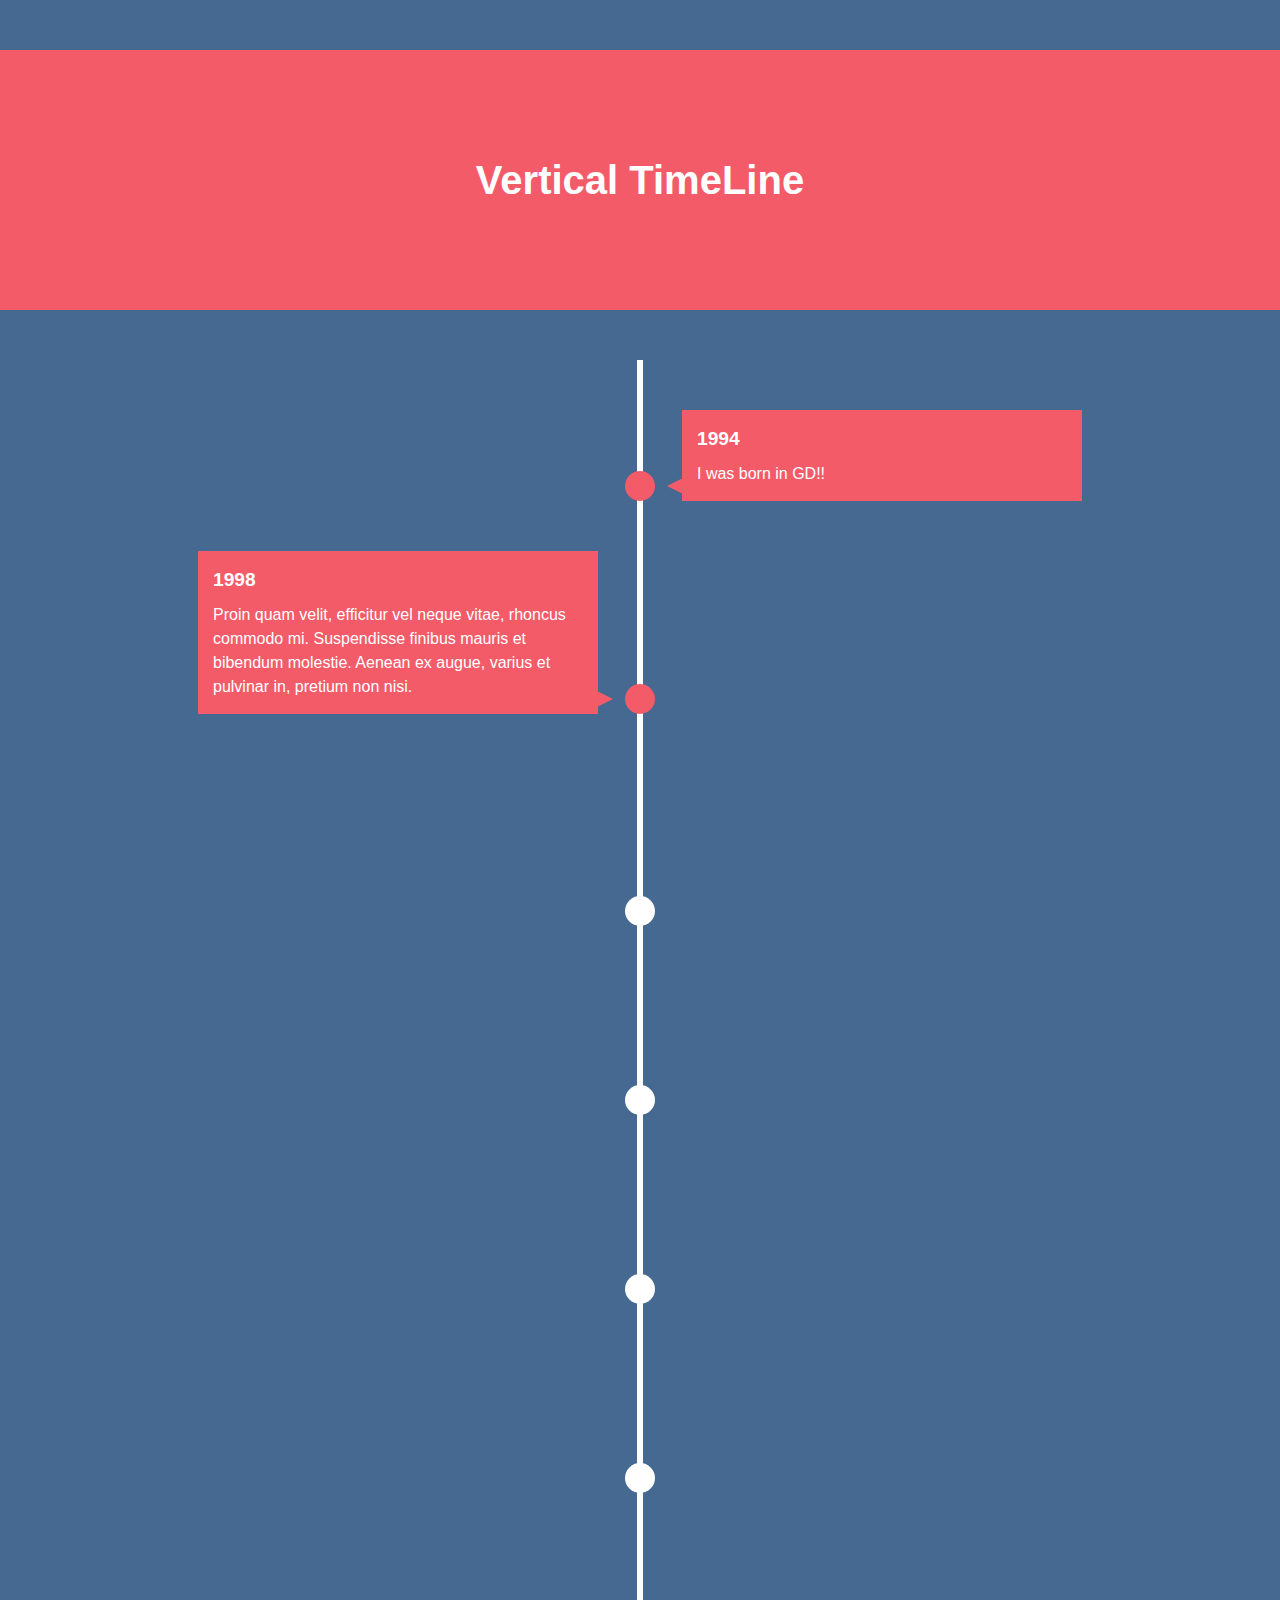
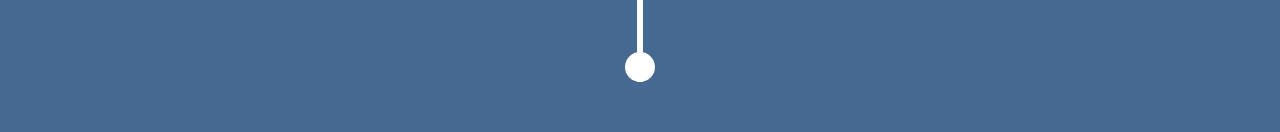
<file: Vertical TimeLine Demo/index.html>
<!DOCTYPE html>
<html lang="en">
<head>
    <meta charset="UTF-8">
    <title></title>
    <link rel="stylesheet" href="main.css"/>
</head>
<body>
    <section class="intro">
        <div class="container">
            <h1>Vertical TimeLine</h1>
        </div>
    </section>
    <section class="timeline">
        <ul>
            <li>
                <div>
                    <time>1994</time>I was born in GD!!
                </div>
            </li>
            <li>
                <div>
                    <time>1998</time>Proin quam velit, efficitur vel neque vitae, rhoncus commodo mi. Suspendisse finibus mauris et bibendum molestie. Aenean ex augue, varius et pulvinar in, pretium non nisi.
                </div>
            </li>
            <li>
                <div>
                    <time>1937</time> Proin quam velit, efficitur vel neque vitae, rhoncus commodo mi. Suspendisse finibus mauris et bibendum molestie. Aenean ex augue, varius et pulvinar in, pretium non nisi.
                </div>
            </li>
            <li>
                <div>
                    <time>1940</time> Proin iaculis, nibh eget efficitur varius, libero tellus porta dolor, at pulvinar tortor ex eget ligula. Integer eu dapibus arcu, sit amet sollicitudin eros.
                </div>
            </li>
            <li>
                <div>
                    <time>1943</time> In mattis elit vitae odio posuere, nec maximus massa varius. Suspendisse varius volutpat mattis. Vestibulum id magna est.
                </div>
            </li>
            <li>
                <div>
                    <time>1943</time> In mattis elit vitae odio posuere, nec maximus massa varius. Suspendisse varius volutpat mattis. Vestibulum id magna est.
                </div>
            </li>
            <li>
                <div>
                    <time>1943</time> In mattis elit vitae odio posuere, nec maximus massa varius. Suspendisse varius volutpat mattis. Vestibulum id magna est.
                </div>
            </li>
        </ul>
    </section>
    <script src="script.js"></script>
</body>
</html>
</file>
<file: Vertical TimeLine Demo/main.css>
*,
*::before,
*::after {
    margin: 0;
    padding: 0;
    box-sizing: border-box;
}

body {
    font: normal 16px/1.5 "Helevtica Neue", sans-serif;
    background: #456990;
    color: #fff;
    overflow-x: hidden;
    padding-top: 50px;
}

.intro {
    background: #F45B69;
    padding: 100px 0;
}

.container {
    width: 90%;
    max-width: 1200px;
    margin: 0 auto;
    text-align: center;
}

h1 {
    font-size: 2.5rem;
}

/*********TimeLine*************/

.timeline ul {
    background: #456990;
    padding: 50px 0;
}

.timeline ul li {
    list-style-type: none;
    position: relative;
    width: 6px;
    margin: 0 auto;
    padding-top: 50px;
    background: #fff;
}

.timeline ul li::after {
    content: "";
    position: absolute;
    left: 50%;
    bottom: 0;
    transform: translateX(-50%);
    width: 30px;
    height: 30px;
    border-radius: 50%;
    background: inherit;
}

.timeline ul li div {
    position: relative;
    bottom: 0;
    width: 400px;
    padding: 15px;
    background: #F45B69;
}

.timeline ul li div::before {
    content: "";
    position: absolute;
    bottom: 7px;
    width: 0;
    height: 0;
    border-style: solid;
}

.timeline ul li:nth-child(odd) div {
    left: 45px;
}

.timeline ul li:nth-child(odd) div::before {
    left: -15px;
    border-width: 8px 16px 8px 0;
    border-color: transparent #F45B69 transparent transparent;
}

.timeline ul li:nth-child(even) div {
    left: -439px;
}

.timeline ul li:nth-child(even) div::before {
    right: -15px;
    border-width: 8px 0 8px 16px;
    border-color: transparent transparent transparent #F45B69;
}

time {
    display: block;
    font-size: 1.2rem;
    font-weight: bold;
    margin-bottom: 8px;
}

/******effect*********/
.timeline ul li::after {
    transition: background .5s ease-in-out;
}

.timeline ul li.in-view::after{
    background: #F45B69;
}

.timeline ul li div{
    visibility: hidden;
    opacity: 0;
    transition: all .5s ease-in-out;
}

.timeline ul li:nth-child(odd) div{
    transform: translateX(200px);
}

.timeline ul li:nth-child(even) div{
    transform: translateX(-200px);
}

.timeline ul li.in-view div{
    transform:none;
    visibility: visible;
    opacity: 1;
}



/*****media query*****/
@media screen and (max-width: 900px) {
    .timeline ul li div{
        width: 250px;
    }
    .timeline ul li:nth-child(even) div{
        left: -289px;
    }
}

@media screen and (max-width: 600px) {
    .timeline ul li{
        margin-left:20px ;
    }

    .timeline ul li div{
        /*vw ������Ӵ��Ŀ��ȣ��Ӵ�����100vw*/
        /*vh ������Ӵ��ĸ߶ȣ��Ӵ��߶�100vh*/
        width: calc(100vw - 90px);
    }

    .timeline ul li:nth-child(even) div{
        left: 45px;
    }
    .timeline ul li:nth-child(even) div::before {
        left: -15px;
        border-width: 8px 16px 8px 0;
        border-color: transparent #F45B69 transparent transparent;
    }
}
</file>
